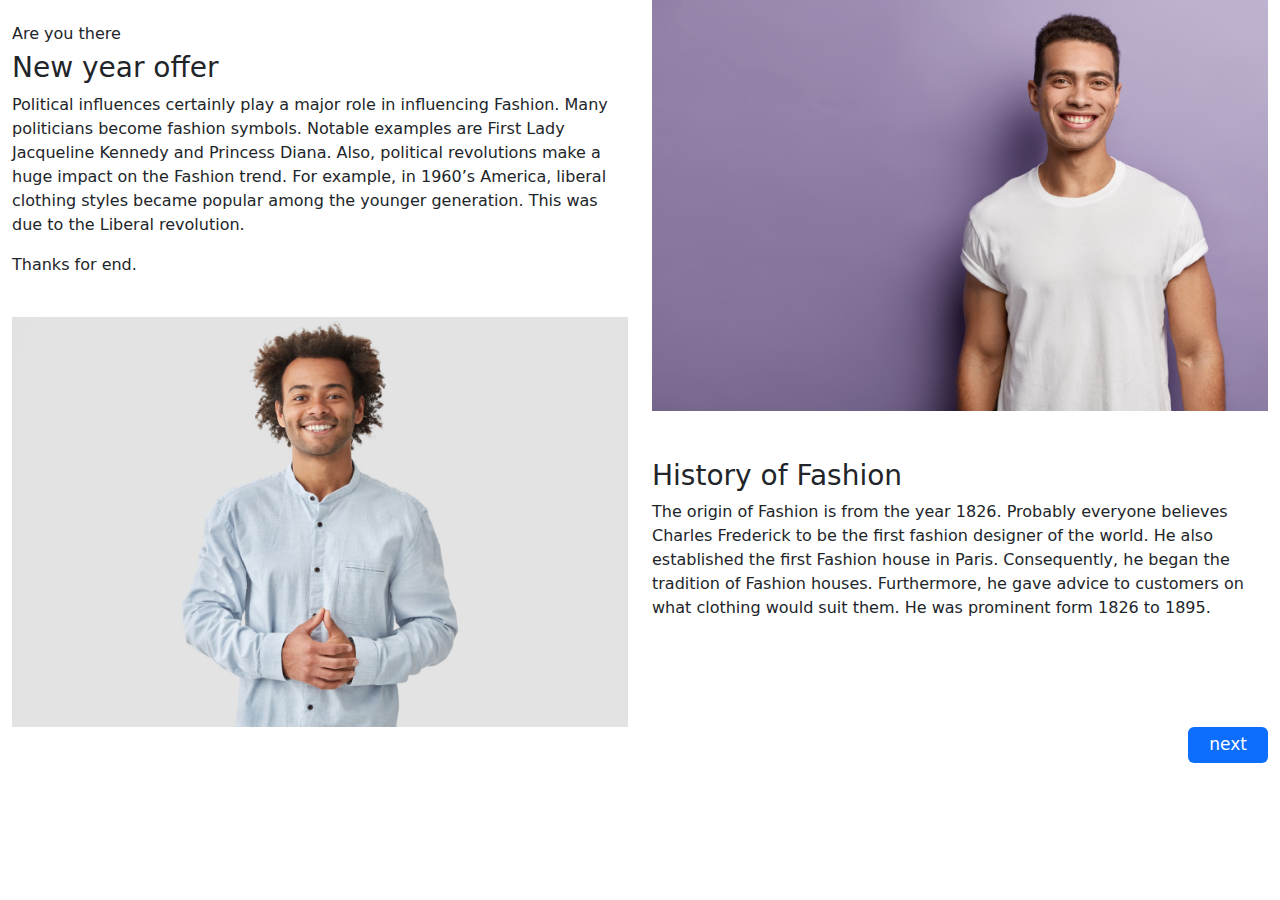
<file: article.html>
<!DOCTYPE html>
<html lang="en">
<head>
    <meta charset="UTF-8">
    <meta http-equiv="X-UA-Compatible" content="IE=edge">
    <meta name="viewport" content="width=device-width, initial-scale=1.0">
    <title>Article</title>
    <link rel="stylesheet" href="article.css">
    <link rel="stylesheet" href="css/bootstrap.min.css">

</head>
<body>
    <div class="container-fluid">
        <div class="row">
            <div class="col-md-6">
                <div class="new-article">
                    <h6 class="pt-4">Are you there</h6>
                    <h3 class=" ">New year offer</h3>
                    <p class=" ">Political influences certainly play a major role in influencing Fashion. Many politicians become fashion symbols. Notable examples are First Lady Jacqueline Kennedy and Princess Diana. Also, political revolutions make a huge impact on the Fashion trend. For example, in 1960’s America, liberal clothing styles became popular among the younger generation. This was due to the Liberal revolution.</p>
 
                    <p>Thanks for end.</p>



                    <img src="imgbox/clint1 (3).jpg" class="img-fluid mt-4
                    " alt=""> 

                  

                </div>
            </div>
            <div class="col-md-6">
                <div class="i ">
                    <img src="imgbox/p2.jpg" class="img-fluid " alt=""> 

                </div>
                
                
                <h3 class="mt-5">History of Fashion</h3>
                <p>The origin of Fashion is from the year 1826. Probably everyone believes Charles Frederick to be the first fashion designer of the world. He also established the first Fashion house in Paris. Consequently, he began the tradition of Fashion houses. Furthermore, he gave advice to customers on what clothing would suit them. He was prominent form 1826 to 1895.</p>

            </div>
        </div>


        <div class="row">
            <div class="col-md-12 text-end ">
                <button type="button" class="btn bg-primary ">next</button>
            </div>
        </div>

    </div>


    

    <script src="js/bootstrap.bundle.js"></script>
</body>
</html>
</file>
<file: article.css>
*{
    margin: 0;
    box-sizing: border-box;
    padding: 0;
 
   
    

  }
  body{
    font-family: Verdana, Geneva, Tahoma, sans-serif;
    font-family: 'Alegreya Sans', sans-serif;
    font-family: 'Noto Sans Symbols', sans-serif;
    font-family: 'Open Sans', sans-serif;
   
  
  }
  .col-md-12 .btn {
    color: #fff;
    font-size: 17px;
    padding: 4px 20px;
    
  }
  @media (max-width:768px) {
    .new-article img  {

      padding-bottom: 10px;
    }
    .new-article p  {

      text-transform: ;
    }
    
  }
</file>
